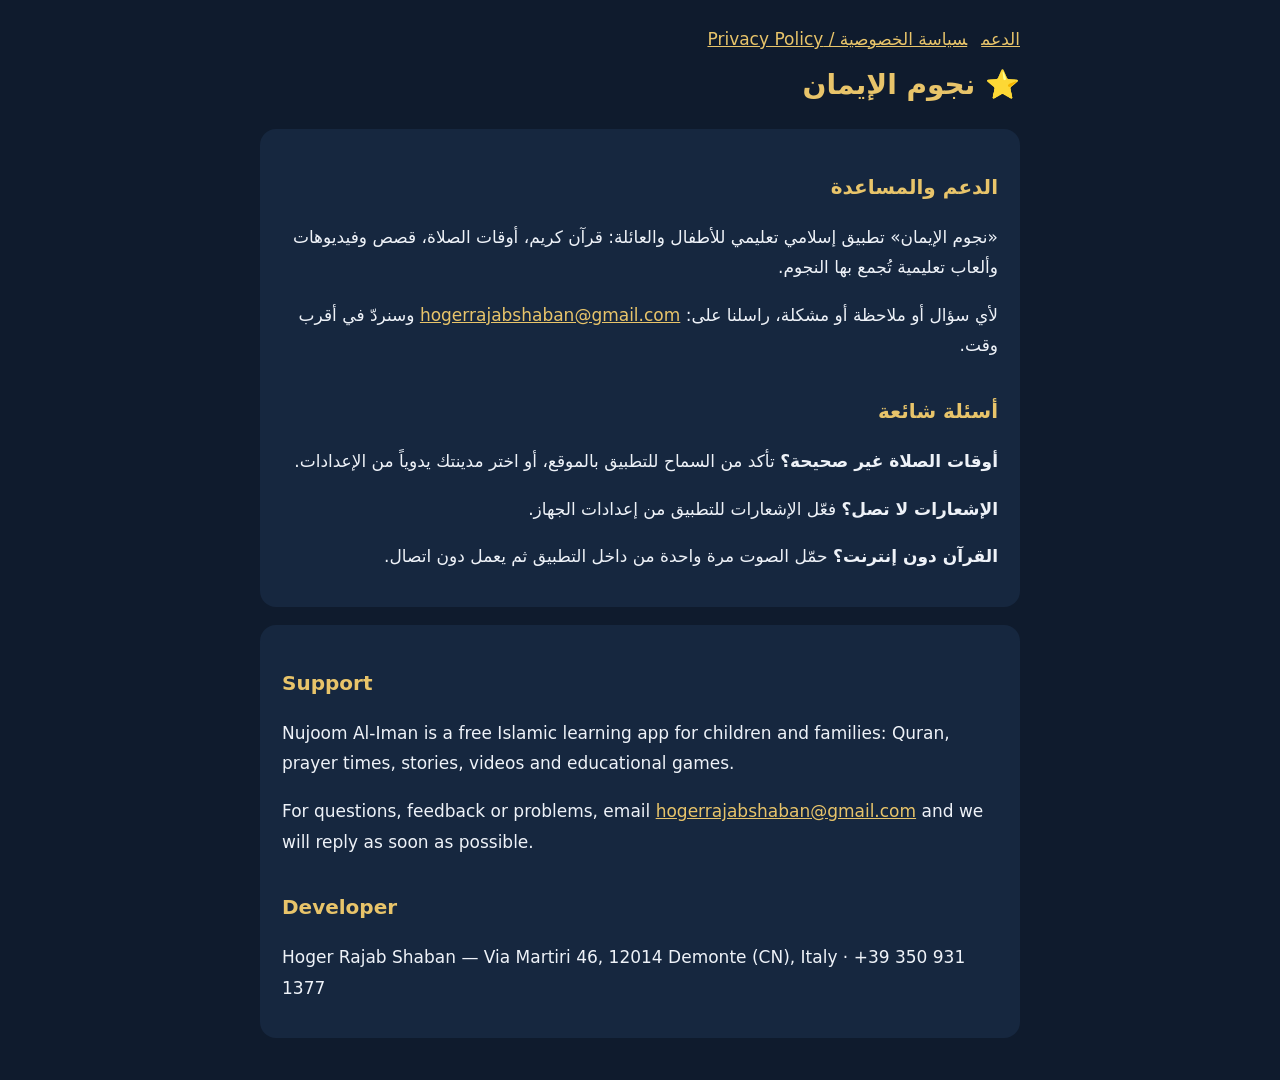
<file: index.html>
<!doctype html><html lang="ar" dir="rtl"><head><meta charset="utf-8"><meta name="viewport" content="width=device-width,initial-scale=1"><title>نجوم الإيمان — الدعم | Nujoom Al-Iman — Support</title><link rel="stylesheet" href="style.css"></head><body><main>
<nav><a href="index.html">الدعم</a><a href="privacy.html">سياسة الخصوصية / Privacy Policy</a></nav>
<h1>⭐ نجوم الإيمان</h1>
<section dir="rtl"><h2>الدعم والمساعدة</h2>
<p>«نجوم الإيمان» تطبيق إسلامي تعليمي للأطفال والعائلة: قرآن كريم، أوقات الصلاة، قصص وفيديوهات وألعاب تعليمية تُجمع بها النجوم.</p>
<p>لأي سؤال أو ملاحظة أو مشكلة، راسلنا على: <a href="mailto:hogerrajabshaban@gmail.com">hogerrajabshaban@gmail.com</a> وسنردّ في أقرب وقت.</p>
<h2>أسئلة شائعة</h2>
<p><b>أوقات الصلاة غير صحيحة؟</b> تأكد من السماح للتطبيق بالموقع، أو اختر مدينتك يدوياً من الإعدادات.</p>
<p><b>الإشعارات لا تصل؟</b> فعّل الإشعارات للتطبيق من إعدادات الجهاز.</p>
<p><b>القرآن دون إنترنت؟</b> حمّل الصوت مرة واحدة من داخل التطبيق ثم يعمل دون اتصال.</p></section>
<section dir="ltr" lang="en"><h2>Support</h2>
<p>Nujoom Al-Iman is a free Islamic learning app for children and families: Quran, prayer times, stories, videos and educational games.</p>
<p>For questions, feedback or problems, email <a href="mailto:hogerrajabshaban@gmail.com">hogerrajabshaban@gmail.com</a> and we will reply as soon as possible.</p>
<h2>Developer</h2>
<p>Hoger Rajab Shaban — Via Martiri 46, 12014 Demonte (CN), Italy · +39 350 931 1377</p></section>
</main></body></html>
</file>
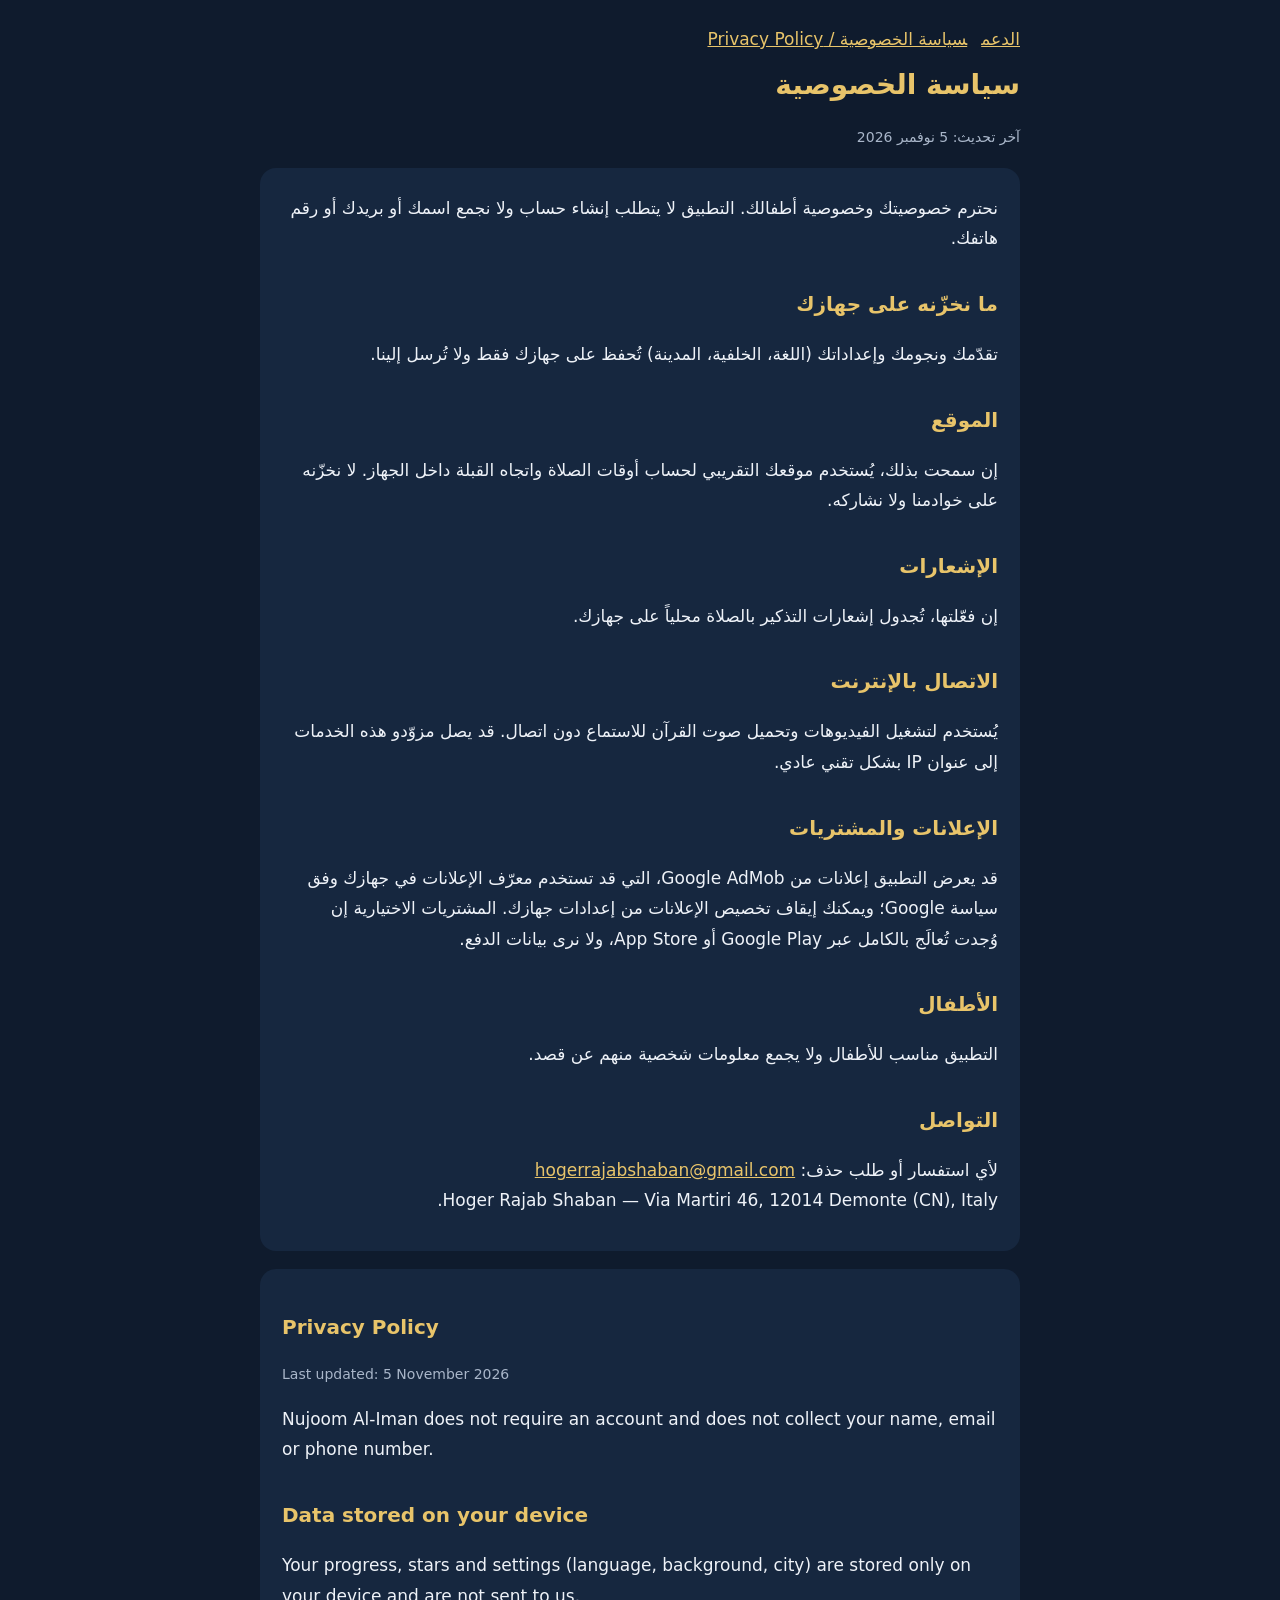
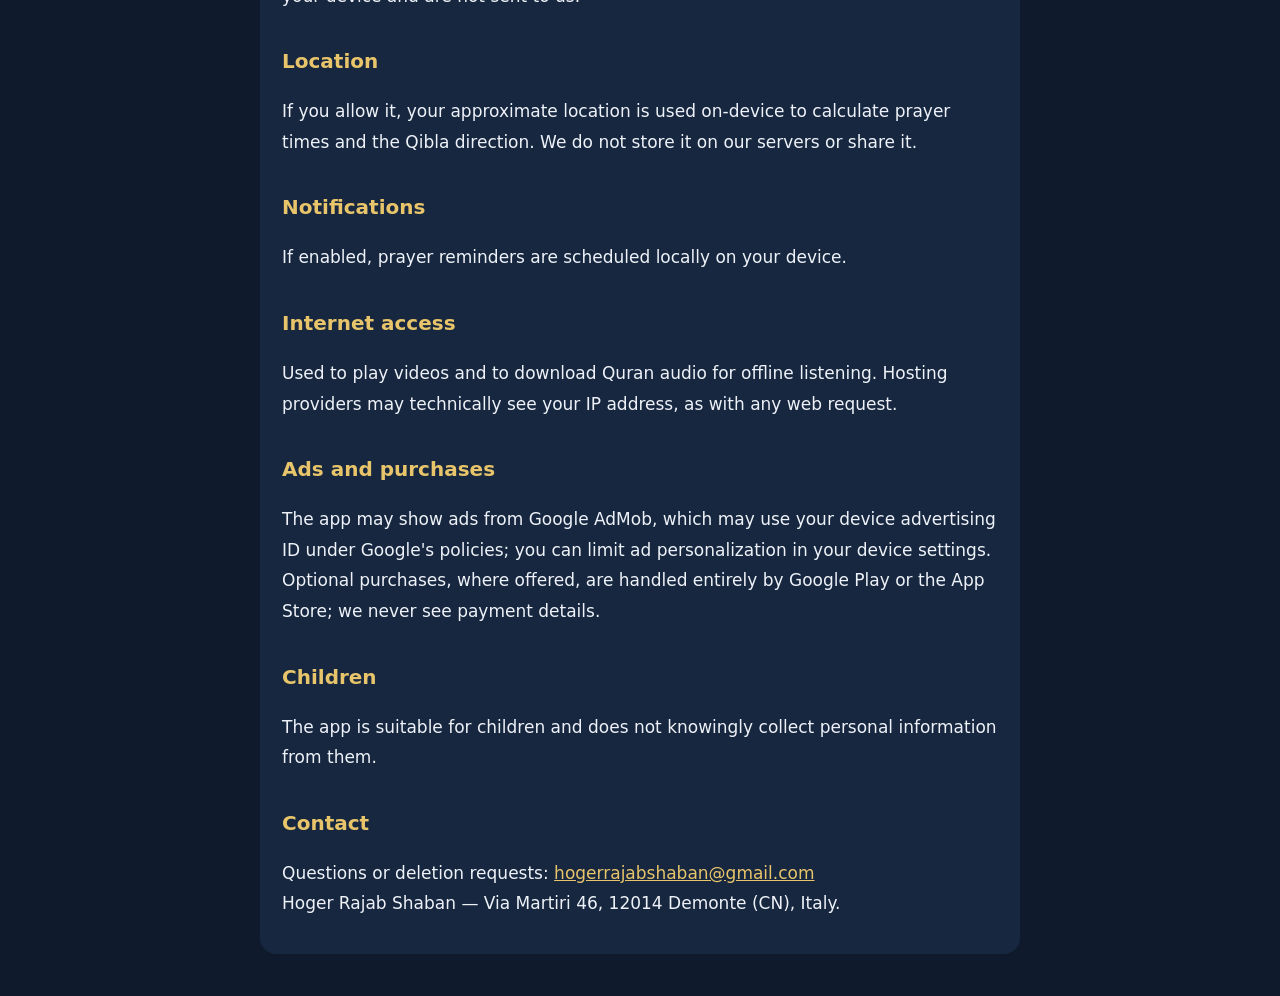
<file: privacy.html>
<!doctype html><html lang="ar" dir="rtl"><head><meta charset="utf-8"><meta name="viewport" content="width=device-width,initial-scale=1"><title>سياسة الخصوصية — نجوم الإيمان | Privacy Policy</title><link rel="stylesheet" href="style.css"></head><body><main>
<nav><a href="index.html">الدعم</a><a href="privacy.html">سياسة الخصوصية / Privacy Policy</a></nav>
<h1>سياسة الخصوصية</h1><p class="mut">آخر تحديث: 5 نوفمبر 2026</p>
<section dir="rtl"><p>نحترم خصوصيتك وخصوصية أطفالك. التطبيق لا يتطلب إنشاء حساب ولا نجمع اسمك أو بريدك أو رقم هاتفك.</p>
<h2>ما نخزّنه على جهازك</h2><p>تقدّمك ونجومك وإعداداتك (اللغة، الخلفية، المدينة) تُحفظ على جهازك فقط ولا تُرسل إلينا.</p>
<h2>الموقع</h2><p>إن سمحت بذلك، يُستخدم موقعك التقريبي لحساب أوقات الصلاة واتجاه القبلة داخل الجهاز. لا نخزّنه على خوادمنا ولا نشاركه.</p>
<h2>الإشعارات</h2><p>إن فعّلتها، تُجدول إشعارات التذكير بالصلاة محلياً على جهازك.</p>
<h2>الاتصال بالإنترنت</h2><p>يُستخدم لتشغيل الفيديوهات وتحميل صوت القرآن للاستماع دون اتصال. قد يصل مزوّدو هذه الخدمات إلى عنوان IP بشكل تقني عادي.</p>
<h2>الإعلانات والمشتريات</h2><p>قد يعرض التطبيق إعلانات من Google AdMob، التي قد تستخدم معرّف الإعلانات في جهازك وفق سياسة Google؛ ويمكنك إيقاف تخصيص الإعلانات من إعدادات جهازك. المشتريات الاختيارية إن وُجدت تُعالَج بالكامل عبر Google Play أو App Store، ولا نرى بيانات الدفع.</p>
<h2>الأطفال</h2><p>التطبيق مناسب للأطفال ولا يجمع معلومات شخصية منهم عن قصد.</p>
<h2>التواصل</h2><p>لأي استفسار أو طلب حذف: <a href="mailto:hogerrajabshaban@gmail.com">hogerrajabshaban@gmail.com</a><br>Hoger Rajab Shaban — Via Martiri 46, 12014 Demonte (CN), Italy.</p></section>
<section dir="ltr" lang="en"><h2>Privacy Policy</h2><p class="mut">Last updated: 5 November 2026</p>
<p>Nujoom Al-Iman does not require an account and does not collect your name, email or phone number.</p>
<h2>Data stored on your device</h2><p>Your progress, stars and settings (language, background, city) are stored only on your device and are not sent to us.</p>
<h2>Location</h2><p>If you allow it, your approximate location is used on-device to calculate prayer times and the Qibla direction. We do not store it on our servers or share it.</p>
<h2>Notifications</h2><p>If enabled, prayer reminders are scheduled locally on your device.</p>
<h2>Internet access</h2><p>Used to play videos and to download Quran audio for offline listening. Hosting providers may technically see your IP address, as with any web request.</p>
<h2>Ads and purchases</h2><p>The app may show ads from Google AdMob, which may use your device advertising ID under Google's policies; you can limit ad personalization in your device settings. Optional purchases, where offered, are handled entirely by Google Play or the App Store; we never see payment details.</p>
<h2>Children</h2><p>The app is suitable for children and does not knowingly collect personal information from them.</p>
<h2>Contact</h2><p>Questions or deletion requests: <a href="mailto:hogerrajabshaban@gmail.com">hogerrajabshaban@gmail.com</a><br>Hoger Rajab Shaban — Via Martiri 46, 12014 Demonte (CN), Italy.</p></section>
</main></body></html>
</file>
<file: style.css>
:root{--bg:#0f1b2d;--card:#16273f;--gold:#e8c46a;--tx:#eef2f8;--mut:#a9b6c9}
*{box-sizing:border-box}body{margin:0;background:var(--bg);color:var(--tx);font:17px/1.8 system-ui,-apple-system,"Segoe UI",Tahoma,sans-serif;padding:24px 16px}
main{max-width:760px;margin:0 auto}h1{color:var(--gold);font-size:28px;margin:.2em 0}h2{color:var(--gold);font-size:20px;margin-top:1.6em}
section{background:var(--card);border-radius:16px;padding:8px 22px 18px;margin:18px 0}a{color:var(--gold)}
.mut{color:var(--mut);font-size:14px}nav a{margin-inline-end:14px}
</file>
